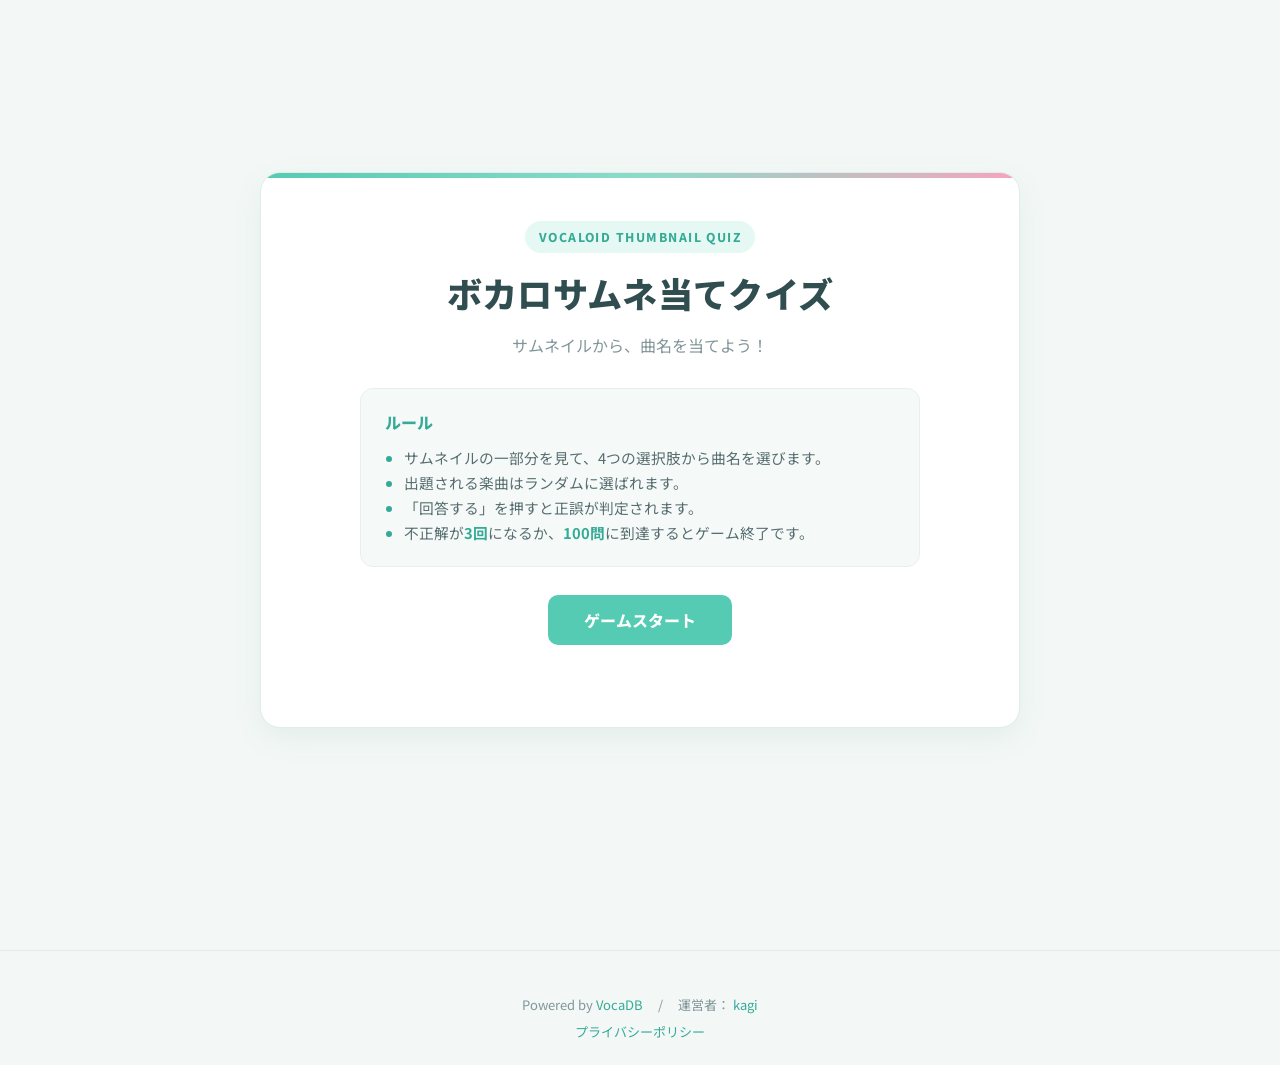
<file: index.html>
<!DOCTYPE html>
<html lang="ja">
<head>
  <meta charset="UTF-8">
  <meta name="viewport" content="width=device-width, initial-scale=1">
  <title>ボカロサムネ当てクイズ</title>
  <link rel="stylesheet" href="css/style.css?v=2">
  <link rel="preconnect" href="https://fonts.googleapis.com">
  <link rel="preconnect" href="https://fonts.gstatic.com" crossorigin>
  <link href="https://fonts.googleapis.com/css2?family=Noto+Sans+JP:wght@400;500;600;700;800;900&display=swap" rel="stylesheet">

  <meta name="twitter:card" content="summary_large_image">
  <meta name="twitter:title" content="ボカロサムネ当てクイズ">
  <meta name="twitter:description" content="サムネイルから、ボカロ曲を当てるクイズサイト">
  <meta name="twitter:image" content="https://kagi-web.github.io/vocaloid-quiz/ogp.png">

  <script src="js/home.js?v=2" defer></script>
</head>
<body>
  <main class="home">
    <section class="home-card">
      <p class="eyebrow">VOCALOID THUMBNAIL QUIZ</p>
      <h1>ボカロサムネ当てクイズ</h1>
      <p class="lead">サムネイルから、曲名を当てよう！</p>

      <div class="rules">
        <h2>ルール</h2>
       <ul class="rules-list">
        <li>サムネイルの一部分を見て、4つの選択肢から曲名を選びます。</li>
        <li>出題される楽曲はランダムに選ばれます。</li>
        <li>「回答する」を押すと正誤が判定されます。</li>
        <li>不正解が<span class="highlight">3回</span>になるか、<span class="highlight">100問</span>に到達するとゲーム終了です。</li>
      </ul>
      </div>

      <button id="startButton" class="primary-button">
        ゲームスタート
      </button>

      <!--
      <button id="newGameButton" class="sub-button" hidden>
        最初から始める
      </button>
      -->

      <p id="homeStatus" class="status"></p>
    </section>
  </main>

<footer class="site-footer">
    <div class="credit">
      <div class="credit-links">
          <p>
              Powered by
              <a href="https://vocadb.net/" target="_blank" rel="noopener noreferrer">VocaDB</a>
          </p>
          <span>/</span>
          <p class="credit-owner">
          運営者：
            <a href="https://x.com/kagi_voca" target="_blank" rel="noopener noreferrer">kagi</a>
          </p>
      </div>

      <a href="privacy.html">プライバシーポリシー</a>

  </div>
</footer>

</body>
</html>
</file>
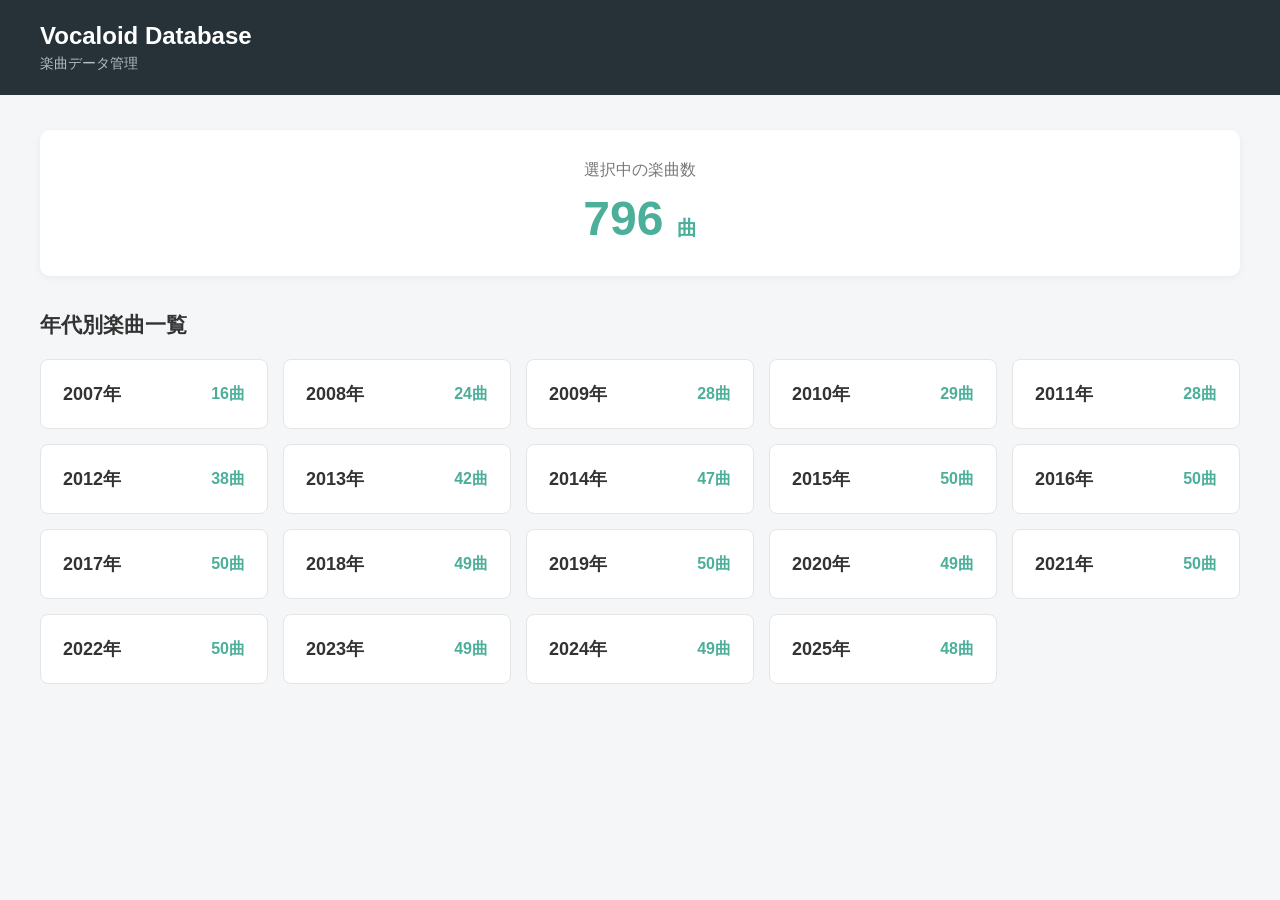
<file: admin/index.html>
<!DOCTYPE html>
<html lang="ja">
<head>
    <meta charset="UTF-8">
    <meta name="viewport" content="width=device-width, initial-scale=1.0">
    <title>楽曲データ管理</title>
    <link rel="stylesheet" href="css/style.css">
</head>
<body>

    <header class="header">
        <h1>Vocaloid Database</h1>
        <p>楽曲データ管理</p>
    </header>

    <main class="container">

        <section class="total-section">
            <p>選択中の楽曲数</p>
            <div class="total-count">
                <span id="totalCount">---</span>
                <span class="unit">曲</span>
            </div>
        </section>

        <section class="year-section">
            <h2>年代別楽曲一覧</h2>

            <div id="yearList" class="year-grid">
                <p>データを読み込み中...</p>
            </div>
        </section>

    </main>

    <script src="js/index.js"></script>
</body>
</html>
</file>
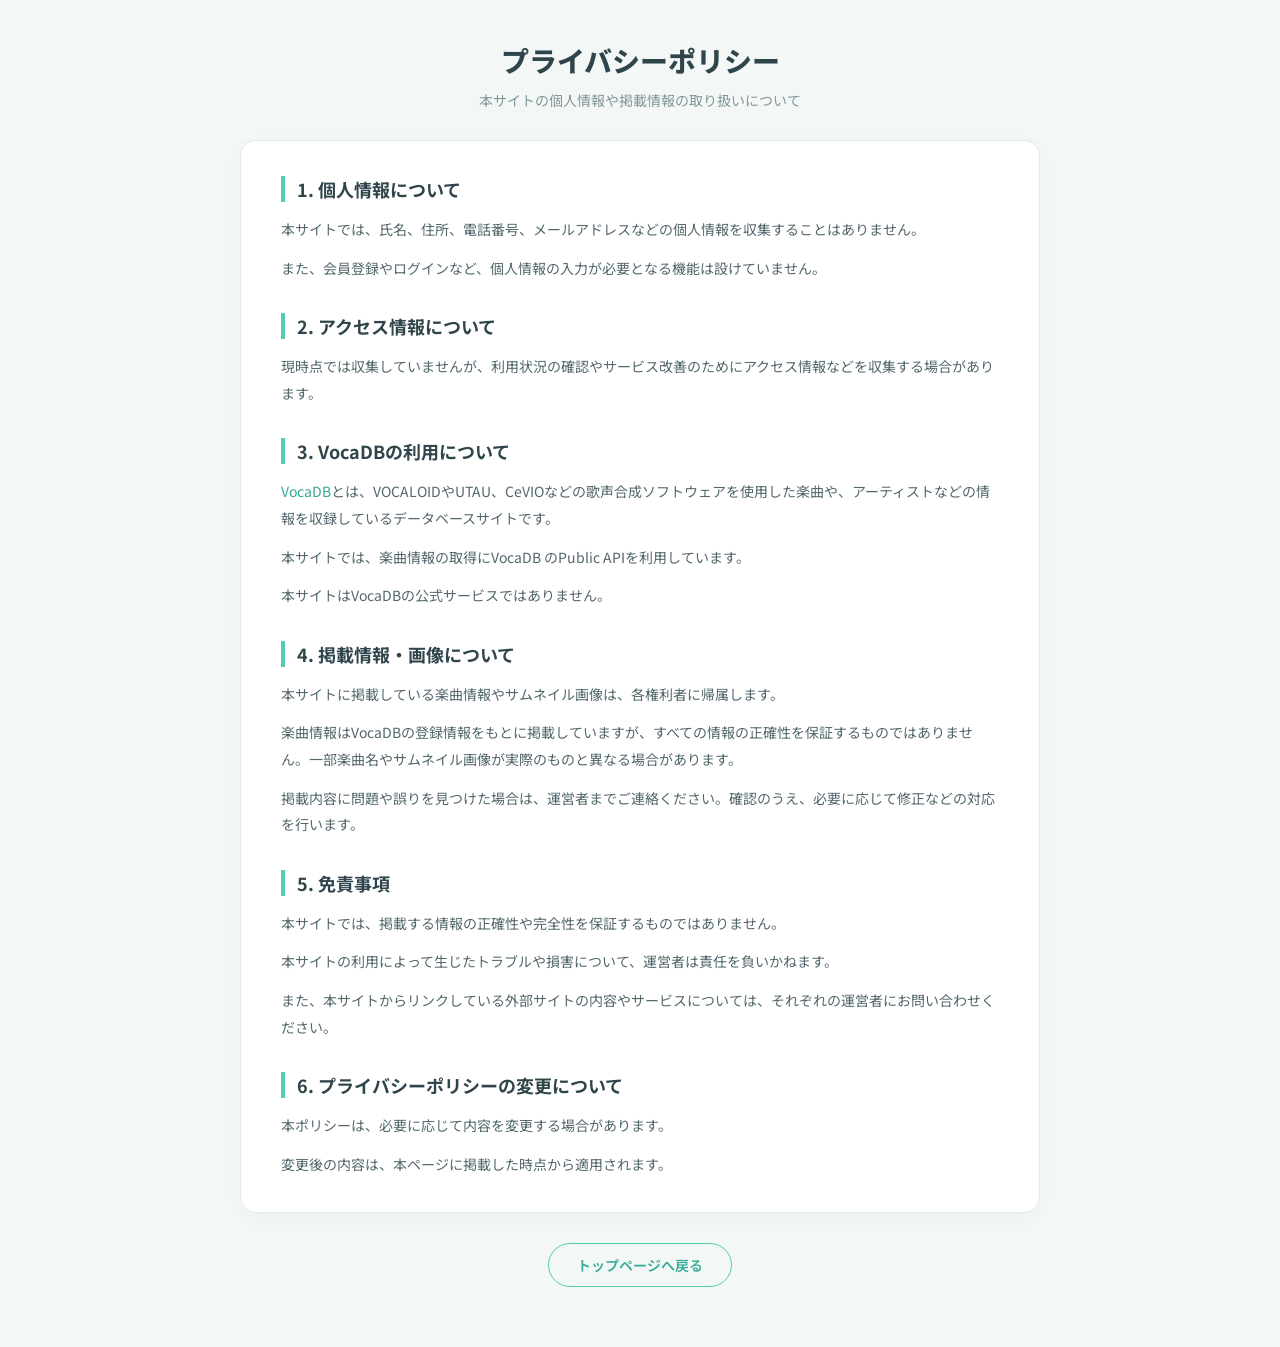
<file: privacy.html>
<!DOCTYPE html>
<html lang="ja">
<head>
  <meta charset="UTF-8">
  <meta name="viewport" content="width=device-width, initial-scale=1.0">
  <title>プライバシーポリシー</title>

  <!-- Noto Sans JP -->
  <link rel="preconnect" href="https://fonts.googleapis.com">
  <link rel="preconnect" href="https://fonts.gstatic.com" crossorigin>
  <link href="https://fonts.googleapis.com/css2?family=Noto+Sans+JP:wght@400;500;600;700;800&display=swap" rel="stylesheet">

  <meta name="twitter:card" content="summary_large_image">
  <meta name="twitter:title" content="ボカロサムネ当てクイズ">
  <meta name="twitter:description" content="プライバシーポリシー">



  <link rel="stylesheet" href="css/privacy.css">
</head>

<body>

  <main class="privacy-page">
    <div class="privacy-container">

      <header class="privacy-header">
        <h1>プライバシーポリシー</h1>
        <p>本サイトの個人情報や掲載情報の取り扱いについて</p>
      </header>

      <div class="privacy-card">


        <section class="privacy-section">
          <h2>1. 個人情報について</h2>
          <p>
            本サイトでは、氏名、住所、電話番号、メールアドレスなどの個人情報を収集することはありません。
          </p>
          <p>
            また、会員登録やログインなど、個人情報の入力が必要となる機能は設けていません。
          </p>
        </section>

        <section class="privacy-section">
          <h2>2. アクセス情報について</h2>
          <p>
            現時点では収集していませんが、利用状況の確認やサービス改善のためにアクセス情報などを収集する場合があります。
          </p>
        </section>

        <section class="privacy-section">
          <h2>3. VocaDBの利用について</h2>
          <p>
           <a href="https://vocadb.net/" target="_blank" rel="noopener noreferrer">VocaDB</a>とは、VOCALOIDやUTAU、CeVIOなどの歌声合成ソフトウェアを使用した楽曲や、アーティストなどの情報を収録しているデータベースサイトです。
          </p>
            <p>
            本サイトでは、楽曲情報の取得にVocaDB
            のPublic APIを利用しています。
          </p>
          <p>
            本サイトはVocaDBの公式サービスではありません。
          </p>
        </section>

        <section class="privacy-section">
          <h2>4. 掲載情報・画像について</h2>
          <p>
            本サイトに掲載している楽曲情報やサムネイル画像は、各権利者に帰属します。
          </p>
          <p>
           楽曲情報はVocaDBの登録情報をもとに掲載していますが、すべての情報の正確性を保証するものではありません。一部楽曲名やサムネイル画像が実際のものと異なる場合があります。
          </p>
          <p>
            掲載内容に問題や誤りを見つけた場合は、運営者までご連絡ください。確認のうえ、必要に応じて修正などの対応を行います。
          </p>
        </section>

        <section class="privacy-section">
          <h2>5. 免責事項</h2>
          <p>
            本サイトでは、掲載する情報の正確性や完全性を保証するものではありません。
          </p>
          <p>
            本サイトの利用によって生じたトラブルや損害について、運営者は責任を負いかねます。
          </p>
          <p>
            また、本サイトからリンクしている外部サイトの内容やサービスについては、それぞれの運営者にお問い合わせください。
          </p>
        </section>

        <section class="privacy-section">
          <h2>6. プライバシーポリシーの変更について</h2>
          <p>
            本ポリシーは、必要に応じて内容を変更する場合があります。
          </p>
          <p>
            変更後の内容は、本ページに掲載した時点から適用されます。
          </p>
        </section>

      </div>

      <div class="privacy-back">
        <a href="index.html">トップページへ戻る</a>
      </div>


    </div>
  </main>

</body>
</html>
</file>
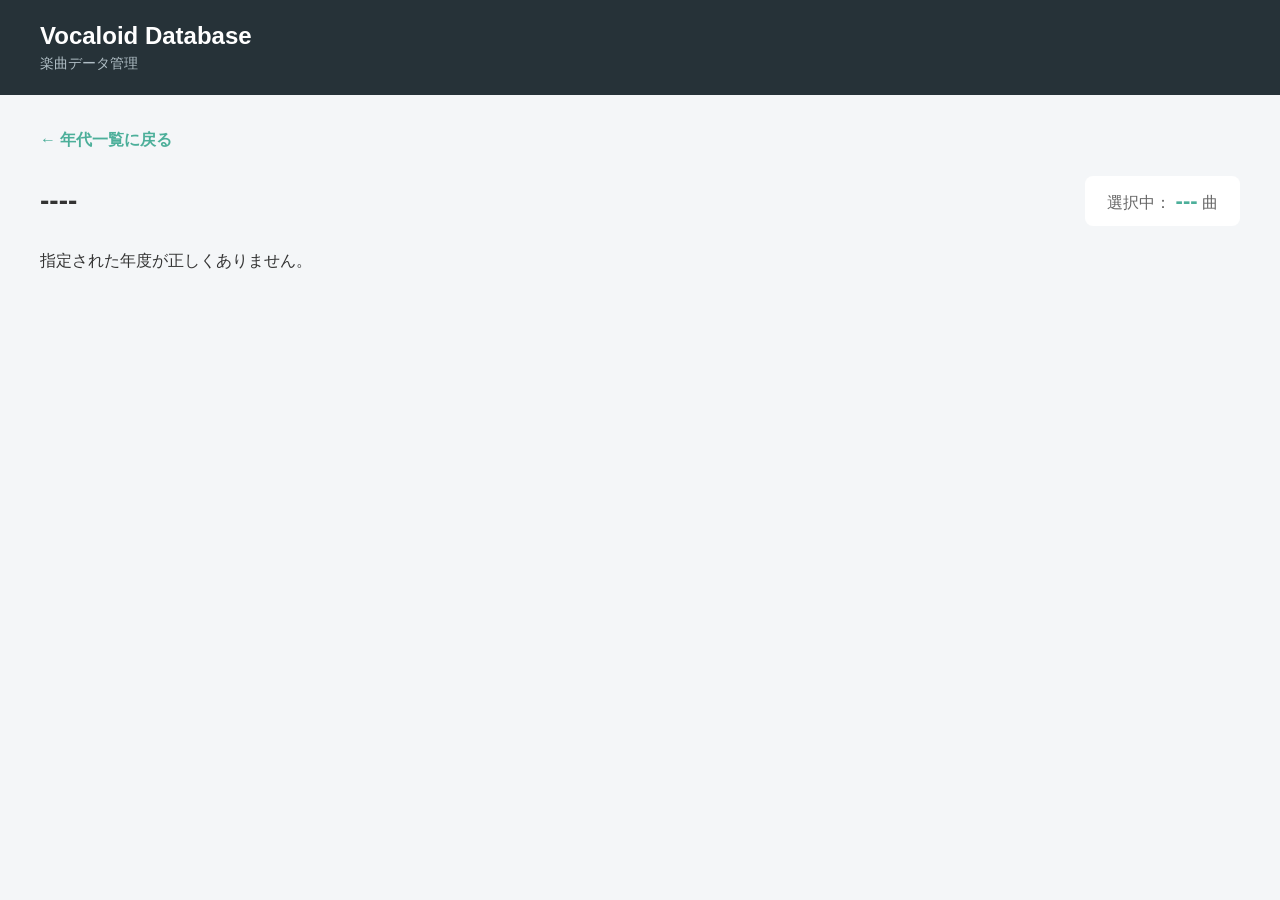
<file: admin/year.html>
<!DOCTYPE html>
<html lang="ja">
<head>
    <meta charset="UTF-8">
    <meta name="viewport" content="width=device-width, initial-scale=1.0">
    <title>年度別楽曲一覧</title>
    <link rel="stylesheet" href="css/style.css">
</head>
<body>

    <header class="header">
        <h1>Vocaloid Database</h1>
        <p>楽曲データ管理</p>
    </header>

    <main class="container">

        <a href="index.html" class="back-link">
            ← 年代一覧に戻る
        </a>

        <section class="year-header">
            <h2 id="yearTitle">----</h2>

            <div class="year-total">
                選択中：
                <strong id="yearCount">---</strong> 曲
            </div>
        </section>

        <section>
            <div id="songList" class="song-grid">
                <p>データを読み込み中...</p>
            </div>
        </section>

    </main>

    <script src="js/year.js"></script>
</body>
</html>
</file>
<file: css/style.css>
* {
  box-sizing: border-box;
}

:root {
  --main: #55cbb3;
  --main-dark: #35aa96;
  --main-light: #e5f8f3;

  --pink: #f5a4bd;
  --yellow: #f4d77d;

  --text: #30454b;
  --muted: #82969a;
  --line: #e2ece9;

  --surface: #ffffff;
  --background: #f2f8f6;
}

body {
  margin: 0;
  min-height: 100vh;
  background: #f3f8f6;
  color: var(--text);
  font-family:
    -apple-system, BlinkMacSystemFont,
    "Segoe UI", "Noto Sans JP", sans-serif;
}

button {
  font: inherit;
}

button:focus-visible,
a:focus-visible {
  outline: 3px solid var(--yellow);
  outline-offset: 3px;
}

.home {
  min-height: 100vh;
  display: grid;
  place-items: center;
  padding: 24px 16px;
}

.home-card,
.panel {
  width: min(100%, 760px);
  background: var(--surface);
  border: 1px solid var(--line);
  border-radius: 20px;
  box-shadow: 0 10px 30px rgba(56, 115, 103, 0.08);
}

.home-card {
  position: relative;
  padding: clamp(28px, 5vw, 48px);
  text-align: center;
  overflow: hidden;
}

/* カード上部のアクセント */
.home-card::before {
  content: "";
  position: absolute;
  top: 0;
  left: 0;
  width: 100%;
  height: 5px;
  background: linear-gradient(
    90deg,
    var(--main),
    #8bdcc9,
    var(--pink)
  );
}

/* タイトル上のラベル */
.eyebrow {
  display: inline-block;
  margin: 0 0 15px;
  padding: 7px 14px;
  border-radius: 20px;
  background: var(--main-light);
  color: var(--main-dark);
  font-size: 0.76rem;
  font-weight: 800;
  letter-spacing: 0.12em;
}

/* メインタイトル */
h1 {
  margin: 0;
  color: #304d50;
  font-size: clamp(1.55rem, 4vw, 2.2rem);
  font-weight: 850;
  line-height: 1.4;
  letter-spacing: 0.01em;
}

.lead {
  margin: 14px 0 28px;
  color: var(--muted);
  line-height: 1.8;
}

/* ルール欄 */
.rules {
  margin: 0 auto 28px;
  padding: 21px 24px;
  max-width: 560px;
  background: #f5faf8;
  border: 1px solid #e5f0ec;
  border-radius: 13px;
  text-align: left;
}

.rules .highlight {
  color: #35aa96;
  font-weight: 700;
}

.rules h2 {
  margin: 0 0 11px;
  color: var(--main-dark);
  font-size: 1rem;
  font-weight: 800;
}

.rules ul {
  margin: 0;
  padding-left: 1.3em;
  color: #586d70;
  line-height: 1.7;
  font-size: 0.92rem;
}

.rules li::marker {
  color: var(--main-dark);
}

/* スタートボタン */
.primary-button {
  min-height: 50px;
  padding: 13px 36px;
  border: 0;
  border-radius: 10px;
  background: var(--main);
  color: #ffffff;
  font-weight: 800;
  cursor: pointer;
  transition: background 0.15s, transform 0.15s;
}

.primary-button:hover:not(:disabled) {
  background: var(--main-dark);
  transform: translateY(-1px);
}

.primary-button:active:not(:disabled) {
  transform: translateY(0);
}

.primary-button:disabled {
  background: #c5d9d3;
  cursor: not-allowed;
}

/* サブボタン（最初から始める） 
.sub-button {
  min-height: 50px;
  padding: 13px 36px;
  border: 1px solid var(--main);
  border-radius: 10px;
  background: #ffffff;
  color: var(--main-dark);
  font-weight: 800;
  cursor: pointer;
  transition: background 0.15s, transform 0.15s;
  margin-top: 16px;
  
}

.sub-button:hover:not(:disabled) {
  background: var(--main-light);
  transform: translateY(-1px);
}

.sub-button:active:not(:disabled) {
  transform: translateY(0);
}

.sub-button:disabled {
  background: #f0f5f3;
  color: #aabbb5;
  cursor: not-allowed;
}
*/



/* テキストリンク */
.text-link {
  color: var(--main-dark);
  text-decoration: none;
  font-weight: 700;
}

.text-link:hover {
  color: #df819f;
  text-decoration: underline;
}

/* ステータス */
.status {
  min-height: 1.4em;
  margin: 14px 0 0;
  color: #d87996;
  font-size: 0.9rem;
}

[hidden] {
  display: none !important;
}

.site-footer {
  margin-top: 50px;
  padding: 24px 16px;
  text-align: center;
  font-size: 13px;
  color: #82969a;
  border-top: 1px solid #e2ece9;
}

.site-footer p {
  margin: 0 0 8px;
}

.site-footer a {
  color: #35aa96;
  text-decoration: none;
}

.site-footer a:hover {
  text-decoration: underline;
}

.credit {
    text-align: center;
    margin-top: 20px;
}

.credit-links {
    display: flex;
    justify-content: center;
    align-items: center;
    gap: 15px;
    margin-bottom: 8px;
}

.credit-links p {
    margin: 0;
}

.credit-owner {
    margin-top: 8px;
}

/* スマートフォン */
@media (max-width: 520px) {
  .home {
    padding: 20px 13px;
  }

  .home-card {
    padding: 28px 19px;
    border-radius: 16px;
  }

  .rules {
    padding: 18px;
  }

  .primary-button {
    width: 100%;
  }
  .sub-button{
    width: 100%;
  }
}
</file>
<file: admin/css/style.css>
* {
    box-sizing: border-box;
}

body {
    margin: 0;
    background: #f4f6f8;
    color: #333;
    font-family: sans-serif;
}

/* ヘッダー */

.header {
    background: #263238;
    color: white;
    padding: 22px 40px;
}

.header h1 {
    margin: 0;
    font-size: 24px;
}

.header p {
    margin: 5px 0 0;
    color: #b0bec5;
    font-size: 14px;
}

/* 共通コンテナ */

.container {
    width: 1200px;
    margin: 35px auto;
}

/* 合計曲数 */

.total-section {
    background: white;
    padding: 30px;
    border-radius: 10px;
    text-align: center;
    box-shadow: 0 2px 8px rgba(0,0,0,0.05);
}

.total-section p {
    margin: 0;
    color: #777;
    font-size: 16px;
}

.total-count {
    margin-top: 10px;
    font-size: 48px;
    font-weight: bold;
    color: #4caf9a;
}

.unit {
    font-size: 20px;
}

/* 年度一覧 */

.year-section {
    margin-top: 35px;
}

.year-section h2 {
    font-size: 21px;
    margin-bottom: 20px;
}

.year-grid {
    display: grid;
    grid-template-columns: repeat(5, 1fr);
    gap: 15px;
}

.year-card {
    display: flex;
    justify-content: space-between;
    align-items: center;
    padding: 22px;
    background: white;
    border-radius: 8px;
    text-decoration: none;
    color: #333;
    border: 1px solid #e5e5e5;
    transition: 0.2s;
}

.year-card:hover {
    border-color: #4caf9a;
    transform: translateY(-3px);
}

.year-number {
    font-size: 18px;
    font-weight: bold;
}

.year-count {
    color: #4caf9a;
    font-weight: bold;
}

/* 戻るリンク */

.back-link {
    display: inline-block;
    margin-bottom: 25px;
    color: #4caf9a;
    text-decoration: none;
    font-weight: bold;
}

.back-link:hover {
    text-decoration: underline;
}

/* 年度見出し */

.year-header {
    display: flex;
    justify-content: space-between;
    align-items: center;
    margin-bottom: 25px;
}

.year-header h2 {
    margin: 0;
    font-size: 28px;
}

.year-total {
    background: white;
    padding: 12px 22px;
    border-radius: 8px;
    color: #666;
}

.year-total strong {
    color: #4caf9a;
    font-size: 22px;
}

/* 楽曲カード */

.song-grid {
    display: grid;
    grid-template-columns: repeat(3, 1fr);
    gap: 25px;
}

.song-card {
    background: white;
    border-radius: 10px;
    overflow: hidden;
    border: 1px solid #e5e5e5;
    box-shadow: 0 2px 6px rgba(0,0,0,0.04);
}

/* サムネイル */

.thumbnail {
    width: 100%;
    aspect-ratio: 16 / 9;
    background: #e9ecef;
    overflow: hidden;
}

.thumbnail img {
    width: 100%;
    height: 100%;
    object-fit: cover;
    display: block;
}

.no-thumbnail {
    height: 100%;
    display: flex;
    justify-content: center;
    align-items: center;
    color: #999;
}

/* 楽曲情報 */

.song-info {
    padding: 18px;
}

.song-info h3 {
    margin: 0 0 18px;
    font-size: 18px;
    line-height: 1.5;
    min-height: 27px;
    overflow-wrap: anywhere;
}

.info-row {
    display: flex;
    align-items: flex-start;
    margin-top: 10px;
    font-size: 13px;
    line-height: 1.5;
    overflow-wrap: anywhere;
}

.info-label {
    width: 95px;
    flex-shrink: 0;
    color: #888;
    font-weight: bold;
}
</file>
<file: css/privacy.css>
* {
  box-sizing: border-box;
}

body {
  margin: 0;
  font-family:
    "Noto Sans JP",
    -apple-system,
    BlinkMacSystemFont,
    "Segoe UI",
    sans-serif;
}

/* ページ全体 */
.privacy-page {
  min-height: 100vh;
  padding: 40px 20px 60px;
  background: #f3f8f6;
  color: #30454b;
}

.privacy-container {
  max-width: 800px;
  margin: 0 auto;
}

/* ヘッダー */
.privacy-header {
  text-align: center;
  margin-bottom: 30px;
}

.privacy-header h1 {
  margin: 0 0 10px;
  font-size: 28px;
  font-weight: 800;
  color: #30454b;
}

.privacy-header p {
  margin: 0;
  font-size: 14px;
  color: #82969a;
}

/* 本文カード */
.privacy-card {
  padding: 35px 40px;
  background: #ffffff;
  border: 1px solid #e2ece9;
  border-radius: 16px;
  box-shadow: 0 4px 16px rgba(48, 69, 75, 0.04);
}

/* 最初の説明文 */
.intro {
  margin: 0 0 32px;
  font-size: 14px;
  line-height: 1.9;
  color: #52676c;
}

/* 各項目 */
.privacy-section {
  margin-bottom: 32px;
}

.privacy-section:last-child {
  margin-bottom: 0;
}

.privacy-section h2 {
  margin: 0 0 14px;
  padding-left: 12px;
  border-left: 4px solid #55cbb3;
  font-size: 18px;
  font-weight: 700;
  color: #30454b;
}

.privacy-section p {
  margin: 0 0 12px;
  font-size: 14px;
  line-height: 1.9;
  color: #52676c;
}

.privacy-section p:last-child {
  margin-bottom: 0;
}

/* リンク */
.privacy-section a,
.privacy-footer a {
  color: #35aa96;
  text-decoration: none;
}

.privacy-section a:hover,
.privacy-footer a:hover {
  text-decoration: underline;
}

/* トップページへ戻る */
.privacy-back {
  margin-top: 30px;
  text-align: center;
}

.privacy-back a {
  display: inline-block;
  padding: 11px 28px;
  border: 1px solid #55cbb3;
  border-radius: 30px;
  color: #35aa96;
  font-size: 14px;
  font-weight: 600;
  text-decoration: none;
  transition: background 0.2s, color 0.2s;
}

.privacy-back a:hover {
  background: #55cbb3;
  color: #ffffff;
}




/* スマートフォン */
@media (max-width: 600px) {
  .privacy-page {
    padding: 30px 15px 45px;
  }

  .privacy-header h1 {
    font-size: 24px;
  }

  .privacy-card {
    padding: 25px 20px;
    border-radius: 14px;
  }

  .intro {
    font-size: 13px;
  }

  .privacy-section h2 {
    font-size: 16px;
  }

  .privacy-section p {
    font-size: 13px;
  }
}
</file>
